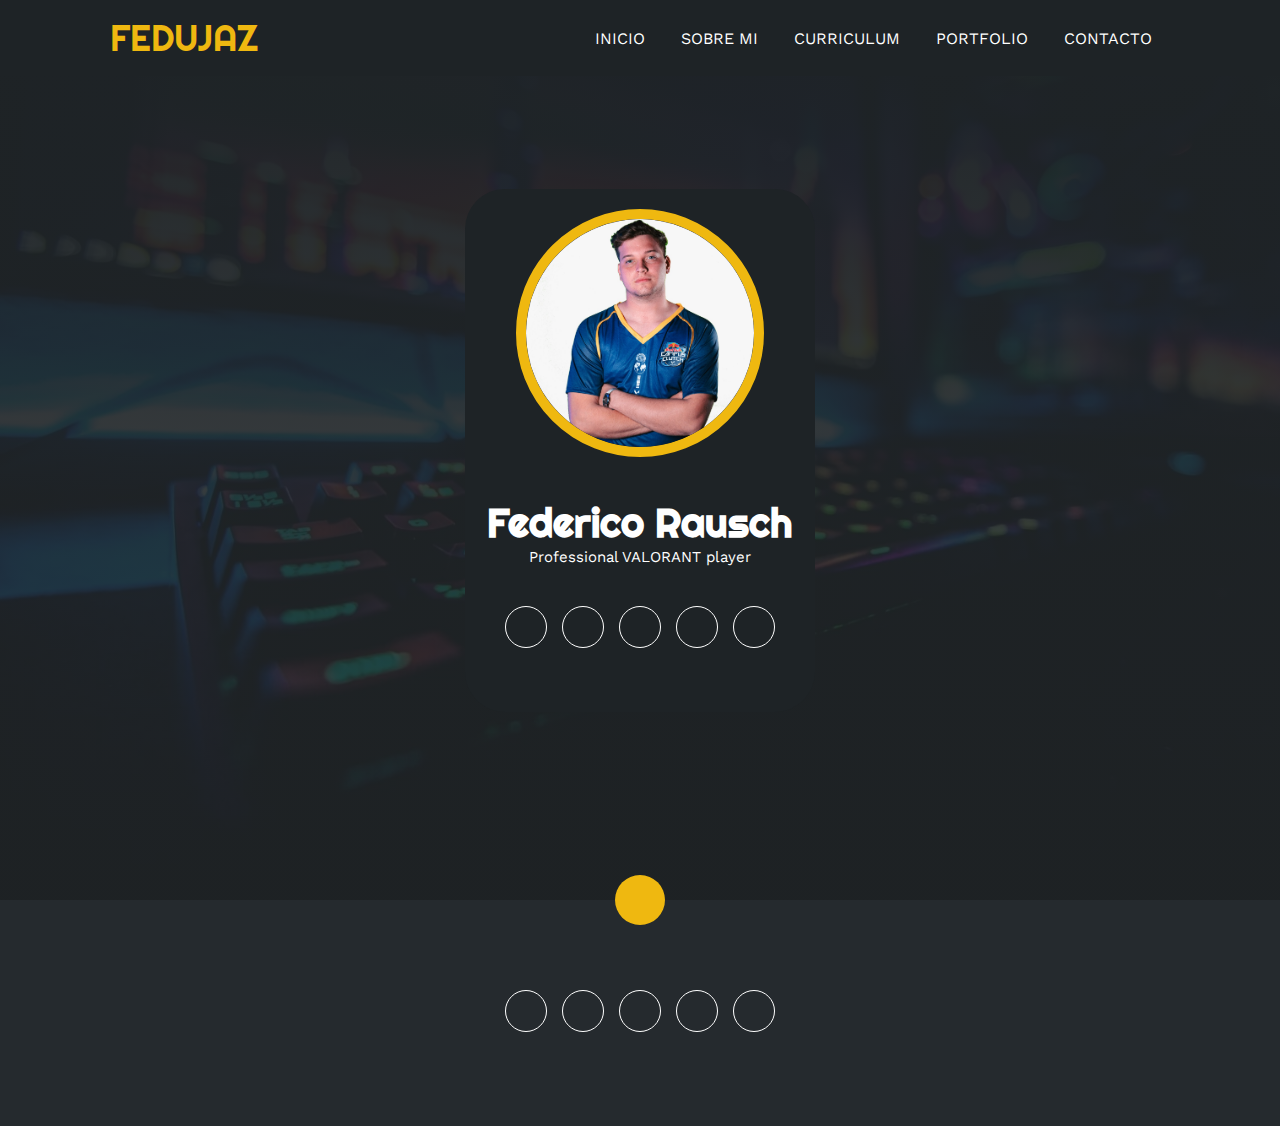
<file: index.html>
<!DOCTYPE html>
<html lang="es">
<head>
    <meta charset="UTF-8">
    <meta http-equiv="X-UA-Compatible" content="IE=edge">
    <meta name="viewport" content="width=device-width, initial-scale=1.0">
    <link rel="stylesheet" href="https://cdnjs.cloudflare.com/ajax/libs/font-awesome/6.1.2/css/all.min.css" integrity="sha512-1sCRPdkRXhBV2PBLUdRb4tMg1w2YPf37qatUFeS7zlBy7jJI8Lf4VHwWfZZfpXtYSLy85pkm9GaYVYMfw5BC1A==" crossorigin="anonymous" referrerpolicy="no-referrer" />
    <title>FEDUJAZ</title>
    <link rel="stylesheet" href="./estilo.css">
</head>
<body>
    <!-- MENU ENCABEZADO -->
    <div class="contenedor-header">
        <header>
            <div class="logo">
                <a href="#">FEDUJAZ</a>
            </div>
            <nav id="nav">
                <ul>
                    <li><a href="./index.html">INICIO</a></li>
                    <li><a href="./páginas/sobremi.html"">SOBRE MI</a></li>
                    <li><a href="./páginas/curriculum.html">CURRICULUM</a></li>
                    <li><a href="./páginas/portfolio.html">PORTFOLIO</a></li>
                    <li><a href="./páginas/contacto.html">CONTACTO</a></li>
                </ul>
            </nav>
            <div class="nav-responsive">
                <i class="fa-solid fa-bars"></i>
            </div>
        </header>
    </div>

    <!-- SECCION INICIO -->
    <section id="inicio" class="inicio">
        <div class="contenido-banner">
            <div class="contenedor-img">
                <img src="./imagenes/img/redondaperfil.png" alt="">
            </div>
            <h1>Federico Rausch</h1>
            <h2>Professional VALORANT player</h2>
            <div class="redes">
                <a href="https://www.twitch.tv/fedujaz"><i class="fa-brands fa-twitch"></i></a>
                <a href="https://twitter.com/FedericoRausch_"><i class="fa-brands fa-twitter"></i></a>
                <a href="https://discord.gg/xADXK4yDP"><i class="fa-brands fa-discord"></i></a>
                <a href="https://www.instagram.com/federicorausch_/"><i class="fa-brands fa-instagram"></i></a>
                <a href="https://www.linkedin.com/in/juan-federico-rausch-44bb53245/"><i class="fa-solid fa-rss"></i></a>
            </div>
        </div>
    </section>
    
    
    <!-- footer -->
    <footer>
        <a href="#inicio" class="arriba">
            <i class="fa-solid fa-angles-up"></i>
        </a>
        <div class="redes">
            <a href="https://www.twitch.tv/fedujaz"><i class="fa-brands fa-twitch"></i></a>
            <a href="https://twitter.com/FedericoRausch_"><i class="fa-brands fa-twitter"></i></a>
            <a href="https://discord.gg/xADXK4yDP"><i class="fa-brands fa-discord"></i></a>
            <a href="https://www.instagram.com/federicorausch_/"><i class="fa-brands fa-instagram"></i></a>
            <a href="https://www.linkedin.com/in/juan-federico-rausch-44bb53245/"><i class="fa-solid fa-rss"></i></a>
        </div>
    </footer>

    
</body>
</html>
</file>
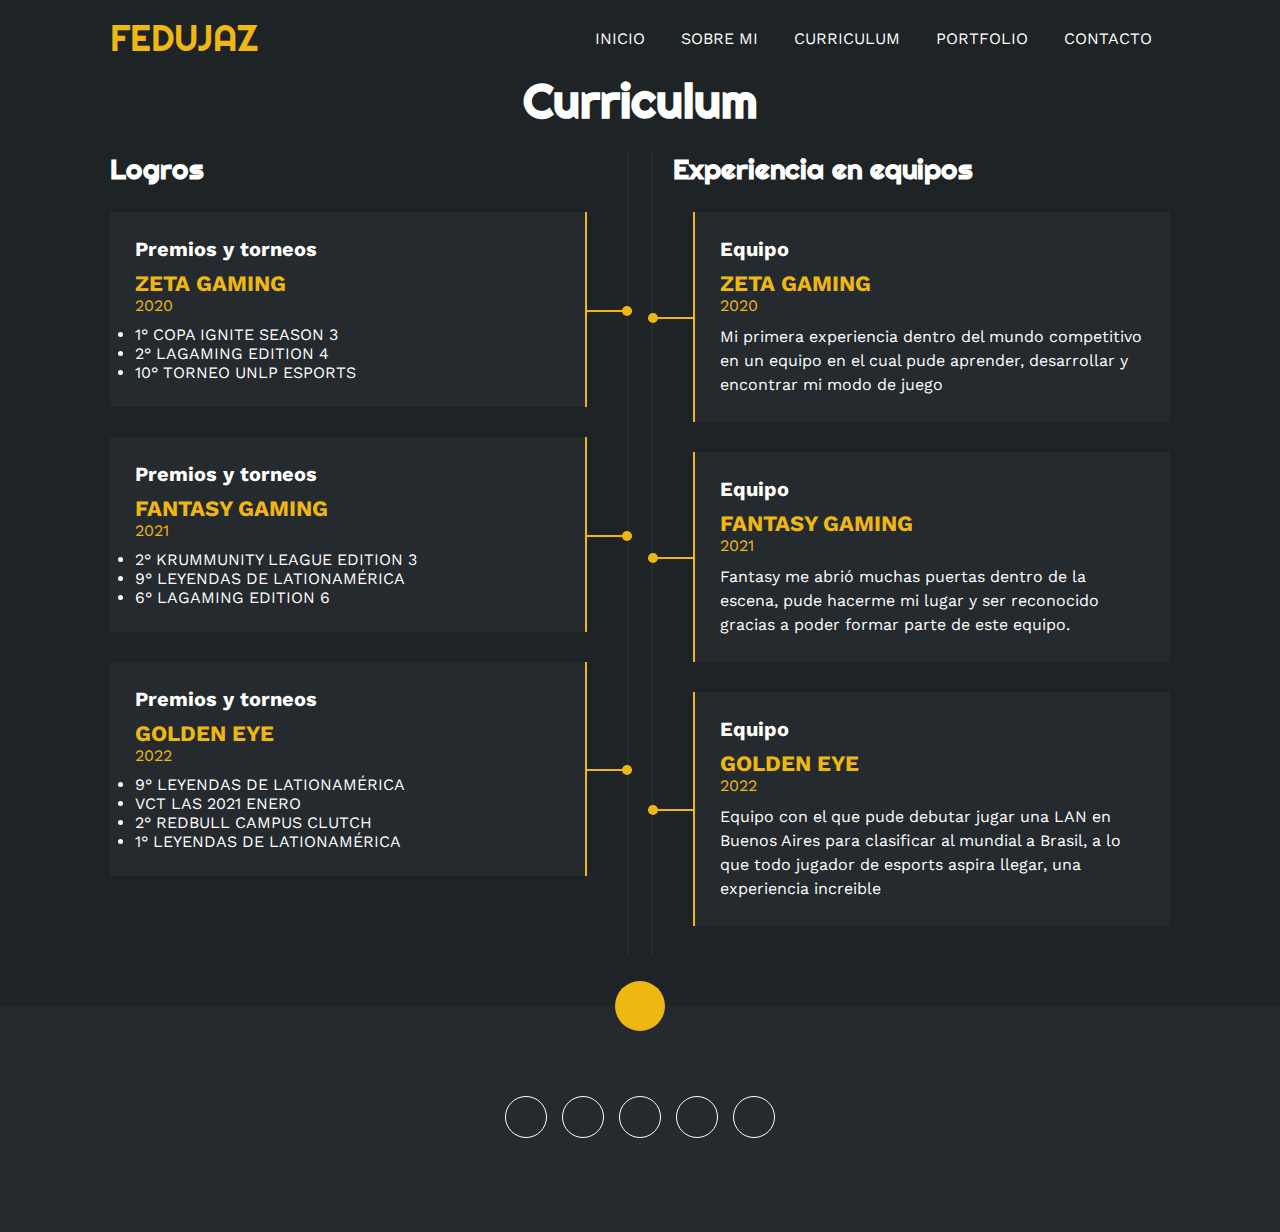
<file: páginas/curriculum.html>
<!DOCTYPE html>
<html lang="es">
<head>
    <meta charset="UTF-8">
    <meta http-equiv="X-UA-Compatible" content="IE=edge">
    <meta name="viewport" content="width=device-width, initial-scale=1.0">
    <link rel="stylesheet" href="https://cdnjs.cloudflare.com/ajax/libs/font-awesome/6.1.2/css/all.min.css" integrity="sha512-1sCRPdkRXhBV2PBLUdRb4tMg1w2YPf37qatUFeS7zlBy7jJI8Lf4VHwWfZZfpXtYSLy85pkm9GaYVYMfw5BC1A==" crossorigin="anonymous" referrerpolicy="no-referrer" />
    <title>CURRICULUM</title>
    <link rel="stylesheet" href="../estilo.css">
</head>
<body>
    <!-- MENU ENCABEZADO -->
    <div class="contenedor-header">
        <header>
            <div class="logo">
                <a href="#">FEDUJAZ</a>
            </div>
            <nav id="nav">
                <ul>
                    <li><a href="../index.html">INICIO</a></li>
                    <li><a href="./sobremi.html">SOBRE MI</a></li>
                    <li><a href="./curriculum.html">CURRICULUM</a></li>
                    <li><a href="./portfolio.html">PORTFOLIO</a></li>
                    <li><a href="./contacto.html">CONTACTO</a></li>
                </ul>
            </nav>
            <div class="nav-responsive">
                <i class="fa-solid fa-bars"></i>
            </div>
        </header>
    </div>
 <!-- SECCION CURRICULUM -->
 <section id="curriculum" class="curriculum">
    <div class="contenido-seccion">
        <h1>Curriculum</h1>
        <div class="fila">
            <div class="col izquierda">
                <h3>Logros</h3>
                <div class="item izq">
                    <h4>Premios y torneos</h4>
                    <span class="casa">ZETA GAMING</span>
                    <span class="fecha">2020</span>
                    <p><ul>
                        <li>1° COPA IGNITE SEASON 3</li>
                        <li>2° LAGAMING EDITION 4</li>
                        <li>10° TORNEO UNLP ESPORTS</li>
                    </ul></p>
                    <div class="conectori">
                        <div class="circuloi"></div>
                    </div>
                </div>
                <div class="item izq">
                    <h4>Premios y torneos</h4>
                    <span class="casa">FANTASY GAMING</span>
                    <span class="fecha">2021</span>
                    <p><ul>
                        <li>2° KRUMMUNITY LEAGUE EDITION 3</li>
                        <li>9° LEYENDAS DE LATIONAMÉRICA</li>
                        <li>6° LAGAMING EDITION 6</li>
                    </ul></p>
                    <div class="conectori">
                        <div class="circuloi"></div>
                    </div>
                </div>
                <div class="item izq">
                    <h4>Premios y torneos</h4>
                    <span class="casa">GOLDEN EYE</span>
                    <span class="fecha">2022</span>
                    <p><ul>
                        <li>9° LEYENDAS DE LATIONAMÉRICA</li>
                        <li>VCT LAS 2021 ENERO</li>
                        <li>2° REDBULL CAMPUS CLUTCH</li>
                        <li>1° LEYENDAS DE LATIONAMÉRICA</li>
                    </ul></p>
                    <div class="conectori">
                        <div class="circuloi"></div>
                    </div>
                </div>
            </div>

            <div class="col derecha">
                <h3>Experiencia en equipos</h3>
                <div class="item der">
                    <h4>Equipo</h4>
                    <span class="casa">ZETA GAMING</span>
                    <span class="fecha">2020</span>
                    <p>Mi primera experiencia dentro del mundo competitivo en un equipo en el cual pude aprender, desarrollar y encontrar mi modo de juego </p>
                    <div class="conectord">
                        <div class="circulod"></div>
                    </div>
                </div>
                <div class="item der">
                    <h4>Equipo</h4>
                    <span class="casa">FANTASY GAMING</span>
                    <span class="fecha">2021</span>
                    <p>Fantasy me abrió muchas puertas dentro de la escena, pude hacerme mi lugar y ser reconocido gracias a poder formar parte de este equipo.</p>
                    <div class="conectord">
                        <div class="circulod"></div>
                    </div>
                </div>
                <div class="item der">
                    <h4>Equipo</h4>
                    <span class="casa">GOLDEN EYE</span>
                    <span class="fecha">2022</span>
                    <p>Equipo con el que pude debutar jugar una LAN en Buenos Aires para clasificar al mundial a Brasil, a lo que todo jugador de esports aspira llegar, una experiencia increible</p>
                    <div class="conectord">
                        <div class="circulod"></div>
                    </div>
                </div>
            </div>
        </div>
    </div>
</section>
<!-- footer -->
<footer>
    <a href="#inicio" class="arriba">
        <i class="fa-solid fa-angles-up"></i>
    </a>
    <div class="redes">
        <a href="https://www.twitch.tv/fedujaz"><i class="fa-brands fa-twitch"></i></a>
        <a href="https://twitter.com/FedericoRausch_"><i class="fa-brands fa-twitter"></i></a>
        <a href="https://discord.gg/xADXK4yDP"><i class="fa-brands fa-discord"></i></a>
        <a href="https://www.instagram.com/federicorausch_/"><i class="fa-brands fa-instagram"></i></a>
        <a href="https://www.linkedin.com/in/juan-federico-rausch-44bb53245/"><i class="fa-solid fa-rss"></i></a>
    </div>
</footer>


</body>
</html>
</file>
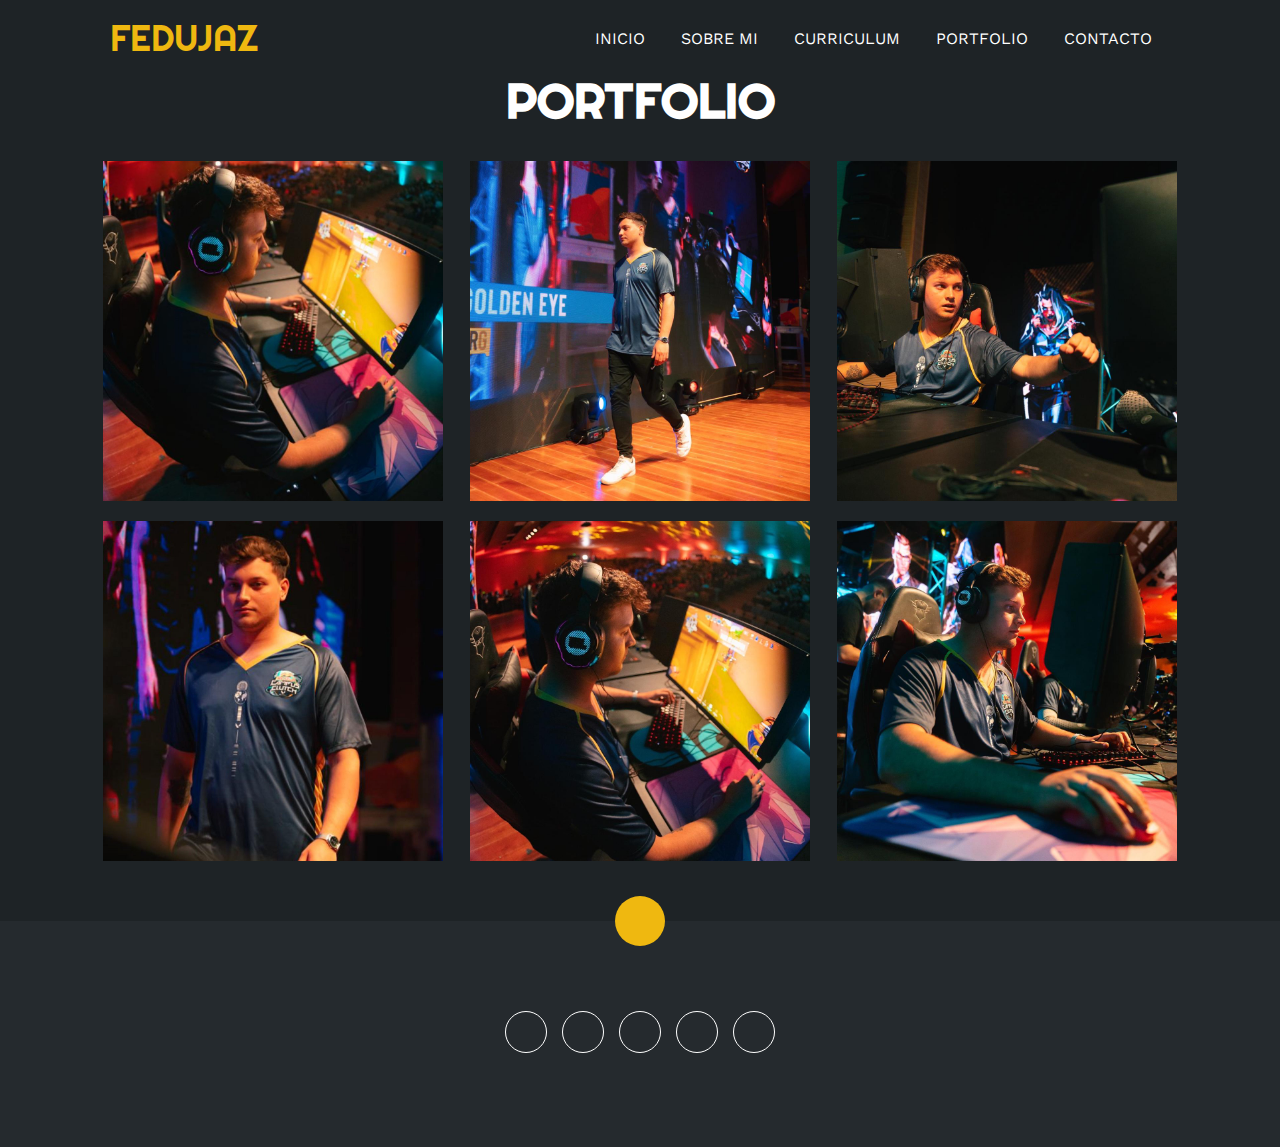
<file: páginas/portfolio.html>
<!DOCTYPE html>
<html lang="es">
<head>
    <meta charset="UTF-8">
    <meta http-equiv="X-UA-Compatible" content="IE=edge">
    <meta name="viewport" content="width=device-width, initial-scale=1.0">
    <link rel="stylesheet" href="https://cdnjs.cloudflare.com/ajax/libs/font-awesome/6.1.2/css/all.min.css" integrity="sha512-1sCRPdkRXhBV2PBLUdRb4tMg1w2YPf37qatUFeS7zlBy7jJI8Lf4VHwWfZZfpXtYSLy85pkm9GaYVYMfw5BC1A==" crossorigin="anonymous" referrerpolicy="no-referrer" />
    <title>PORTFOLIO</title>
    <link rel="stylesheet" href="../estilo.css">
</head>
<body>
    <!-- MENU ENCABEZADO -->
    <div class="contenedor-header">
        <header>
            <div class="logo">
                <a href="#">FEDUJAZ</a>
            </div>
            <nav id="nav">
                <ul>
                    <li><a href="../index.html">INICIO</a></li>
                    <li><a href="./sobremi.html">SOBRE MI</a></li>
                    <li><a href="./curriculum.html">CURRICULUM</a></li>
                    <li><a href="./portfolio.html">PORTFOLIO</a></li>
                    <li><a href="./contacto.html">CONTACTO</a></li>
                </ul>
            </nav>
            <div class="nav-responsive">
                <i class="fa-solid fa-bars"></i>
            </div>
        </header>
    </div>
    <!-- SECCION PORTFOLIO -->
    <section id="portfolio" class="portfolio">
        <div class="contenido-seccion">
            <h1>PORTFOLIO</h1>
            <div class="galeria">
                <div class="proyecto">
                    <img src="../imagenes/img/Mi proyecto (2).jpg" alt="">
                    <div class="overlay">
                        <h3>REDBULL CAMPUS CLUTCH</h3>
                        <p>Fotografía</p>
                    </div>
                </div>
                <div class="proyecto">
                    <img src="../imagenes/img/Imagen de WhatsApp 2023-05-12 a las 13.31.5512.jpg" alt="">
                    <div class="overlay">
                        <h3>REDBULL CAMPUS CLUTCH</h3>
                        <p>Fotografía</p>
                    </div>
                </div>
                <div class="proyecto">
                    <img src="../imagenes/img/Imagen de WhatsApp 2023-05-12 a las 13.31.5513.jpg" alt="">
                    <div class="overlay">
                        <h3>REDBULL CAMPUS CLUTCH</h3>
                        <p>Fotografía</p>
                    </div>
                </div>
                <div class="proyecto">
                    <img src="../imagenes/img/Mi proyecto (1).jpg" alt="">
                    <div class="overlay">
                        <h3>REDBULL CAMPUS CLUTCH</h3>
                        <p>Fotografía</p>
                    </div>
                </div>
                <div class="proyecto">
                    <img src="../imagenes/img/Imagen de WhatsApp 2023-05-12 a las 13.31.559.jpg" alt="">
                    <div class="overlay">
                        <h3>REDBULL CAMPUS CLUTCH</h3>
                        <p>Fotografía</p>
                    </div>
                </div>
                <div class="proyecto">
                    <img src="../imagenes/img/Imagen de WhatsApp 2023-05-12 a las 13.31.5511.jpg" alt="">
                    <div class="overlay">
                        <h3>REDBULL CAMPUS CLUTCH</h3>
                        <p>Fotografía</p>
                    </div>
                </div>
            </div>
        </div>
    </section>
       <!-- footer -->
       <footer>
        <a href="#inicio" class="arriba">
            <i class="fa-solid fa-angles-up"></i>
        </a>
        <div class="redes">
            <a href="https://www.twitch.tv/fedujaz"><i class="fa-brands fa-twitch"></i></a>
            <a href="https://twitter.com/FedericoRausch_"><i class="fa-brands fa-twitter"></i></a>
            <a href="https://discord.gg/xADXK4yDP"><i class="fa-brands fa-discord"></i></a>
            <a href="https://www.instagram.com/federicorausch_/"><i class="fa-brands fa-instagram"></i></a>
            <a href="https://www.linkedin.com/in/juan-federico-rausch-44bb53245/"><i class="fa-solid fa-rss"></i></a>
        </div>
    </footer>

    
</body>
</html>
</file>
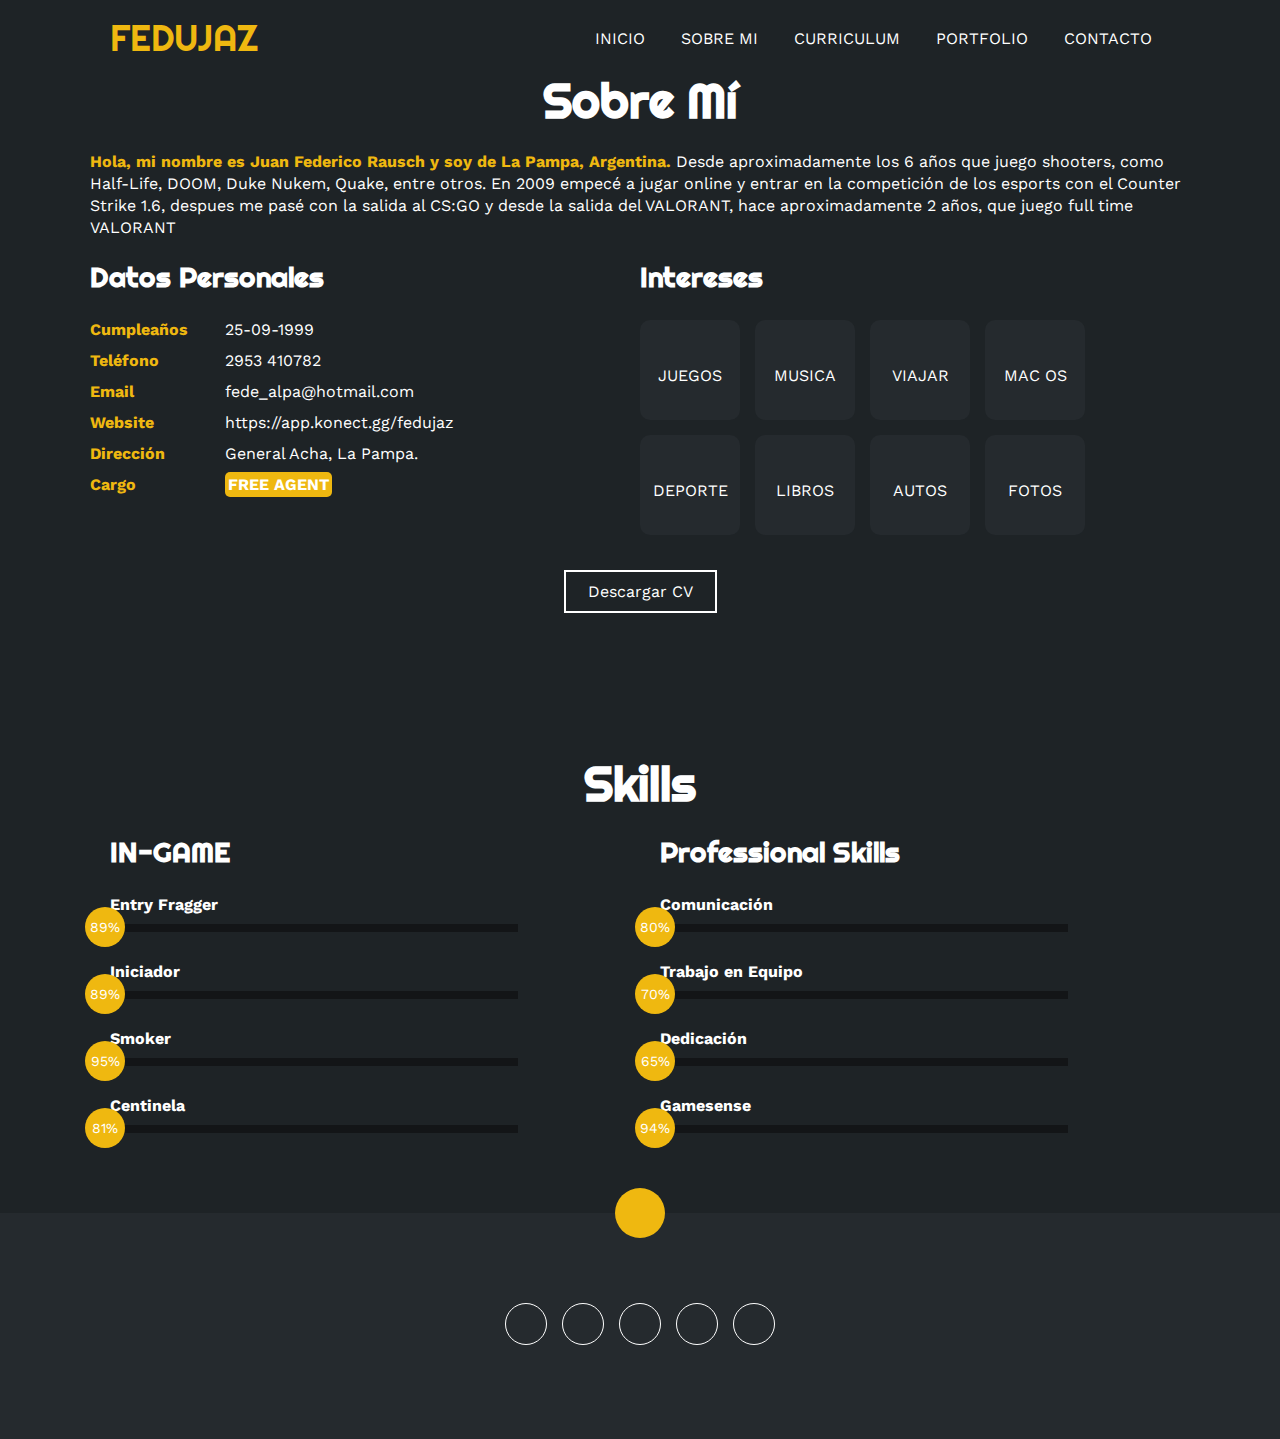
<file: páginas/sobremi.html>
<!DOCTYPE html>
<html lang="es">
<head>
    <meta charset="UTF-8">
    <meta http-equiv="X-UA-Compatible" content="IE=edge">
    <meta name="viewport" content="width=device-width, initial-scale=1.0">
    <link rel="stylesheet" href="https://cdnjs.cloudflare.com/ajax/libs/font-awesome/6.1.2/css/all.min.css" integrity="sha512-1sCRPdkRXhBV2PBLUdRb4tMg1w2YPf37qatUFeS7zlBy7jJI8Lf4VHwWfZZfpXtYSLy85pkm9GaYVYMfw5BC1A==" crossorigin="anonymous" referrerpolicy="no-referrer" />
    <title>SOBRE MI</title>
    <link rel="stylesheet" href="../estilo.css">
</head>
<body>
    <!-- MENU ENCABEZADO -->
    <div class="contenedor-header">
        <header>
            <div class="logo">
                <a href="#">FEDUJAZ</a>
            </div>
            <nav id="nav">
                <ul>
                    <li><a href="../index.html">INICIO</a></li>
                    <li><a href="./sobremi.html">SOBRE MI</a></li>
                    <li><a href="./curriculum.html">CURRICULUM</a></li>
                    <li><a href="./portfolio.html">PORTFOLIO</a></li>
                    <li><a href="./contacto.html">CONTACTO</a></li>
                </ul>
            </nav>
            <div class="nav-responsive">
                <i class="fa-solid fa-bars"></i>
            </div>
        </header>
    </div>
    <!-- SECCION SOBRE MI -->
    <section id="sobremi" class="sobremi">
        <div class="contenido-seccion">
            <h1>Sobre Mí</h1>
            <p><span>Hola, mi nombre es Juan Federico Rausch y soy de La Pampa, Argentina.</span> Desde aproximadamente los 6 años que juego shooters, como Half-Life, DOOM, Duke Nukem, Quake, entre otros.
                En 2009 empecé a jugar online y entrar en la competición de los esports con el Counter Strike 1.6, despues me pasé con la salida al CS:GO y desde la salida del VALORANT, hace aproximadamente 2 años, que juego full time VALORANT</p>

            <div class="fila">
                <!-- datos personales -->
                <div class="col">
                    <h3>Datos Personales</h3>
                    <ul>
                        <li>
                            <strong>Cumpleaños</strong>
                            25-09-1999
                        </li>
                        <li>
                            <strong>Teléfono</strong>
                            2953 410782
                        </li>
                        <li>
                            <strong>Email</strong>
                            fede_alpa@hotmail.com
                        </li>
                        <li>
                            <strong>Website</strong>
                            https://app.konect.gg/fedujaz
                        </li>
                        <li>
                            <strong>Dirección</strong>
                            General Acha, La Pampa.
                        </li>
                        <li>
                            <strong>Cargo</strong>
                            <span>FREE AGENT</span>
                        </li>
                    </ul>
                </div>

                <!-- intereses -->
                <div class="col">
                    <h3>Intereses</h3>
                    <div class="contenedor-intereses">
                        <div class="interes">
                            <i class="fa-solid fa-gamepad"></i>
                            <span>JUEGOS</span>
                        </div>
                        <div class="interes">
                            <i class="fa-solid fa-headphones"></i>
                            <span>MUSICA</span>
                        </div>
                        <div class="interes">
                            <i class="fa-solid fa-plane"></i>
                            <span>VIAJAR</span>
                        </div>
                        <div class="interes">
                            <i class="fa-brands fa-apple"></i>
                            <span>MAC OS</span>
                        </div>
                        <div class="interes">
                            <i class="fa-solid fa-person-hiking"></i>
                            <span>DEPORTE</span>
                        </div>
                        <div class="interes">
                            <i class="fa-solid fa-book"></i>
                            <span>LIBROS</span>
                        </div>
                        <div class="interes">
                            <i class="fa-solid fa-car"></i>
                            <span>AUTOS</span>
                        </div>
                        <div class="interes">
                            <i class="fa-solid fa-camera"></i>
                            <span>FOTOS</span>
                        </div>
                        
                    </div>
                </div>
            </div>
            <button>
                Descargar CV <i class="fa-solid fa-download"></i>
                <span class="overlay"></span>
            </button>
        </div>
    </section>
    <!-- SECCION SKILLS -->
    <section class="skills" id="skills">
        <div class="contenido-seccion">
            <h2>Skills</h2>
            <div class="fila">
                <!-- Technical Skill -->
                <div class="col">
                    <h3>IN-GAME</h3>
                    <div class="skill">
                        <span>Entry Fragger</span>
                        <div class="barra-skill">
                            <div class="progreso">
                                <span>89%</span>
                            </div>
                        </div>
                    </div>
                    <div class="skill">
                        <span>Iniciador</span>
                        <div class="barra-skill">
                            <div class="progreso">
                                <span>89%</span>
                            </div>
                        </div>
                    </div>
                    <div class="skill">
                        <span>Smoker</span>
                        <div class="barra-skill">
                            <div class="progreso">
                                <span>95%</span>
                            </div>
                        </div>
                    </div>
                    <div class="skill">
                        <span>Centinela</span>
                        <div class="barra-skill">
                            <div class="progreso">
                                <span>81%</span>
                            </div>
                        </div>
                    </div>
                    
                </div>
                <!-- Professional Skills -->
                <div class="col">
                    <h3>Professional Skills</h3>
                    <div class="skill">
                        <span>Comunicación</span>
                        <div class="barra-skill">
                            <div class="progreso">
                                <span>80%</span>
                            </div>
                        </div>
                    </div>
                    <div class="skill">
                        <span>Trabajo en Equipo</span>
                        <div class="barra-skill">
                            <div class="progreso">
                                <span>70%</span>
                            </div>
                        </div>
                    </div>
                    
                    <div class="skill">
                        <span>Dedicación</span>
                        <div class="barra-skill">
                            <div class="progreso">
                                <span>65%</span>
                            </div>
                        </div>
                    </div>
                    <div class="skill">
                        <span>Gamesense</span>
                        <div class="barra-skill">
                            <div class="progreso">
                                <span>94%</span>
                            </div>
                        </div>
                    </div>
                </div>
            </div>
        </div>
    </section>
    <!-- footer -->
    <footer>
        <a href="#inicio" class="arriba">
            <i class="fa-solid fa-angles-up"></i>
        </a>
        <div class="redes">
            <a href="https://www.twitch.tv/fedujaz"><i class="fa-brands fa-twitch"></i></a>
            <a href="https://twitter.com/FedericoRausch_"><i class="fa-brands fa-twitter"></i></a>
            <a href="https://discord.gg/xADXK4yDP"><i class="fa-brands fa-discord"></i></a>
            <a href="https://www.instagram.com/federicorausch_/"><i class="fa-brands fa-instagram"></i></a>
            <a href="https://www.linkedin.com/in/juan-federico-rausch-44bb53245/"><i class="fa-solid fa-rss"></i></a>
        </div>
    </footer>

</body>
</html>
</file>
<file: estilo.css>
@import url('https://fonts.googleapis.com/css2?family=Righteous&family=Work+Sans:wght@100;300;400;600;800&display=swap');
*{
    box-sizing: border-box;
    font-family: 'Work Sans';
    margin: 0;
    padding: 0;
}

/* MENU */
.contenedor-header{
    background: #1e2326;
    position: fixed;
    width: 100%;
    top: 0;
    left: 0;
    z-index: 99;
}
.contenedor-header header{
    max-width: 1100px;
    margin: auto;
    display: flex;
    justify-content: space-between;
    align-items: center;
    padding: 15px 20px;
}
.contenedor-header header .logo a{
    font-family: 'Righteous';
    font-size: 36px;
    color: #efb810;
    text-decoration: none;
}
.contenedor-header header ul{
    display: flex;
    list-style: none;
}
.contenedor-header header nav ul li a{
    text-align: none;
    color: #fff;
    margin: 0 15px;
    padding: 3px;
    transition: .5s;
    text-decoration: none;
}
.contenedor-header header nav ul li a:hover{
    color: #1CB698;
}
.nav-responsive{
    background-color: #1CB698;
    color:#fff;
    padding: 5px 10px;
    border-radius: 5px;
    cursor: pointer;
    display: none;
}
/* SECCION I N I C I O */
.inicio{
    background: linear-gradient(to top, rgba(30,35,38,.8), rgba(30,35,38,1)),
    url(./imagenes/img/5774981.webp);
    background-size: cover;
    height: 100vh;
    color: #fff;
    display: flex;
    align-items: center;
}
.inicio .contenido-banner{
    padding: 20px;
    background-color: #1e2326;
    max-width: 350px;
    margin: auto;
    text-align: center;
    border-radius: 40px;
}
.inicio .contenido-banner img{
    margin-top: 40px;
    border: 10px solid #efb810;
    display: block;
    width: 80%;
    margin: auto;
    border-radius: 100%;
}
.inicio .contenido-banner h1{
    margin-top: 40px;
    font-size: 40px;
    font-family: 'Righteous';
}
.inicio .contenido-banner h2{
    font-size: 15px;
    font-weight: normal;
}
.inicio .contenido-banner .redes a{
    color: #fff;
    display: inline-block;
    text-decoration: none;
    border: 1px solid #fff;
    border-radius: 100%;
    width: 42px;
    height: 42px;
    line-height: 42px;
    margin: 40px 5px;
    font-size: 20px;
    transition: .3s;
}
.inicio .contenido-banner .redes a:hover{
    background-color: #efb810;
}

/* SOBRE MI */

.sobremi{
    background-color: #1e2326;
    color: #fff;
    padding: 50px 20px;
}
.sobremi .contenido-seccion{
    max-width: 1100px;
    margin: auto;
}
.sobremi h1{
    font-size: 48px;
    font-family: 'Righteous';
    text-align: center;
    padding: 20px 0;

}
.sobremi .contenido-seccion p{
    font: 18px;
    line-height: 22px;
    margin-bottom: 20px;
}
.sobremi .contenido-seccion p span{
    color: #efb810;
    font-weight: bold;
}
.sobremi .fila{
    display: flex;
}
.sobremi .fila .col
{
    width: 50%;
}
.sobremi .fila .col h3{
    font-size: 28px;
    font-family: 'Righteous';
    margin-bottom: 25px;
}
.sobremi .fila .col ul{
    list-style: none;
}
.sobremi .fila .col ul li{
    margin: 12px 0;
}
.sobremi .fila .col ul li strong{
    display: inline-block;
    color: #efb810;
    width: 130px;
}
.sobremi .fila .col ul li span{
    background-color: #efb810;
    padding: 3px;
    font-weight: bold;
    border-radius: 5px;
}
.sobremi .fila .col .contenedor-intereses{
    display: flex;
    flex-wrap: wrap;
}
.sobremi .fila .col .contenedor-intereses .interes{
    width: 100px;
    height: 100px;
    background-color: #252A2E;
    border-radius: 10px;
    margin: 0 15px 15px 0;
    display: flex;
    flex-direction: column;
    align-items: center;
    justify-content: center;
    transition: .3s;
}.sobremi .fila .col .contenedor-intereses .interes:hover{
    background-color: #efb810;
}
.sobremi .fila .col .contenedor-intereses .interes i{
    font-size: 30px;
    margin-bottom: 10px;
}
.sobremi button{
    cursor: pointer;
    background-color: transparent;
    border: 2px solid #fff;
    width: fit-content;
    display: block;
    margin: 20px auto;
    padding: 10px 22px;
    font-size: 16px;
    color: #fff;
    position: relative;
    z-index: 10;
}
.sobremi button .overlay{
    position: absolute;
    top: 0;
    left: 0;
    width: 0;
    height: 100%;
    background-color: #efb810;
    z-index: -1;
    transition: 1s;
}
.sobremi button:hover .overlay{
    width: 100%;
}
/* SECCION S K I L L S */
.skills{
    background-color: #1e2326;
    color: #fff;
    padding: 50px 20px;
}
.skills .contenido-seccion{
    max-width: 1100px;
    margin: auto;
}
.skills h2{
    font-size: 48px;
    font-family: 'Righteous';
    text-align: center;
    padding: 20px 0;

}
.skills .fila{
    display: flex;
}
.skills .fila .col{
    width: 50%;
    padding: 0 20px;
}
.skills .fila .col h3{
    font-size: 28px;
    font-family: 'Righteous';
    margin-bottom: 25px;
}
.skills .skill > span{
    font-weight: bold;
    display: block;
    margin-bottom: 10px;
}
.skills .skill .barra-skill{
    height: 8px;
    width: 80%;
    background-color: #131517;
    position: relative;
    margin-bottom: 30px;
}
.skills .skill .progreso{
    background-color: #efb810;
    position: absolute;
    top: 0;
    left: 0;
    height: 8px;
}
.skills .skill .barra-skill span{
    position: absolute;
    height: 40px;
    width: 40px;
    background-color: #efb810;
    border-radius: 50px;
    line-height: 40px;
    text-align: center;
    top: -17px;
    right: -15px;
    font-size: 14px;
}

/* SECCION CURRICULUM */
.curriculum{
    background-color: #1e2326;
    color: #fff;
    padding: 50px 20px;
}
.curriculum .contenido-seccion{
    max-width: 1100px;
    margin: auto;
}
.curriculum h1{
    font-size: 48px;
    font-family: 'Righteous';
    text-align: center;
    padding: 20px 0;

}
.curriculum .fila{
    display: flex;
    justify-content: space-between;
}
.curriculum .fila .col{
    width: 49%;
    padding: 0 20px;
}
.curriculum .fila .col h3{
    font-size: 28px;
    font-family: 'Righteous';
    margin-bottom: 25px;
}
.curriculum .fila .izquierda{
    border-right: 2px solid #252A2E;
}
.curriculum .fila .derecha{
    border-left: 2px solid #252A2E;
}
.curriculum .fila .item{
    padding: 25px;
    margin-bottom: 30px;
    background-color: #252A2E;
    position: relative;
}
.curriculum .fila .item h4{
    font-size: 20px;
    margin-bottom: 10px;
}
.curriculum .fila .item .casa{
    color: #efb810;
    font-size: 22px;
    font-weight: bold;
    display: block;
}
.curriculum .fila .item .fecha{
    display: block;
    color: #efb810;
    margin-bottom: 10px;
}
.curriculum .fila .item p{
    line-height: 24px;
}
.curriculum .fila .izq{
    border-right: 2px solid #efb810;
    margin-right: 20px;
}
.curriculum .fila .der{
    border-left: 2px solid #efb810;
    margin-left: 20px;
}
.curriculum .fila .item .conectori{
    height: 2px;
    background-color: #efb810;
    width: 47px;
    position: absolute;
    top: 50%;
    right: -47px;
    z-index: 5;
}
.curriculum .fila .item .conectori .circuloi{
    display: block;
    height: 10px;
    width: 10px;
    border-radius: 50%;
    background-color: #efb810;
    float: right;
    position: relative;
    bottom: 4px;
}
.curriculum .fila .item .conectord{
    height: 2px;
    background-color: #efb810;
    width: 47px;
    position: absolute;
    top: 50%;
    left: -47px;
    z-index: 5;
}
.curriculum .fila .item .conectord .circulod{
    display: block;
    height: 10px;
    width: 10px;
    border-radius: 50%;
    background-color: #efb810;
    float: left;
    position: relative;
    bottom: 4px;
}
/* SECCION PORTFOLIO */
.portfolio{
    background-color: #1e2326;
    color: #fff;
    padding: 50px 20px;
}
.portfolio .contenido-seccion{
    max-width: 1100px;
    margin: auto;
}
.portfolio h1{
    font-size: 48px;
    font-family: 'Righteous';
    text-align: center;
    padding: 20px 0;
}
.portfolio .galeria{
    display: flex;
    flex-wrap: wrap;
    justify-content: space-around;
}
.portfolio .galeria .proyecto{
    position: relative;
    max-width: 340px;
    height: fit-content;
    margin: 10px;
    cursor: pointer;
}
.portfolio .galeria .proyecto img{
    width: 100%;
    display: block;
}
.portfolio .galeria .proyecto .overlay{
    position: absolute;
    top: 0;
    width: 100%;
    height: 100%;
    text-align: center;
    background: linear-gradient(rgba(224, 192, 10, 0.8), rgba(224, 192, 10, 0.8));
    display: flex;
    flex-direction: column;
    justify-content: center;
    transition: 1s;
    font-size: 18px;
    letter-spacing: 3px;
    opacity: 0;
}
.portfolio .galeria .proyecto .overlay h3{
    margin-bottom: 20px;
    transition: 1s;
}
.portfolio .galeria .proyecto .overlay:hover{
    opacity: 1;
}
.portfolio .galeria .proyecto .overlay:hover h3{
    margin-bottom: 0px;
}
/* SECCION CONTACTO */
.contacto{
    background-image: url(img/contact_bg.png);
    background-color: #1e2326;
    color: #fff;
    padding: 50px 0;
}
.contacto .contenido-seccion{
    max-width: 1100px;
    margin: auto;
}
.contacto h1{
    font-size: 48px;
    font-family: 'Righteous';
    text-align: center;
    padding: 20px 0;
}
.contacto .fila{
    display: flex;
}
.contacto .col{
    width: 50%;
    padding: 10px;
    position: relative;
}
.contacto .col input, .contacto .col textarea{
    display: block;
    width: 100%;
    padding: 18px;
    border: none;
    margin-bottom: 20px;
    background-color: #252A2E;
    color: #fff;
    font-size: 18px;
}
.contacto button{
    cursor: pointer;
    background-color: transparent;
    border: 2px solid #fff;
    width: fit-content;
    display: block;
    margin: 20px auto;
    padding: 10px 22px;
    font-size: 16px;
    color: #fff;
    position: relative;
    z-index: 10;
}
.contacto button .overlay{
    position: absolute;
    top: 0;
    left: 0;
    width: 0;
    height: 100%;
    background-color: #efb810;
    z-index: -1;
    transition: 1s;
}
.contacto button:hover .overlay{
    width: 100%;
}
.contacto .col img{
    width: 100%;
}
.contacto .col .info{
    position: absolute;
    top: 40%;
    background-color: #252A2E;
    padding: 20px;
    max-swidth: 350px;
    left: 50%;
    transform: translate(-50%, -50%);
}
.contacto .col .info ul{
    list-style: none;
}
.contacto .col .info ul li{
    margin-bottom: 20px;
}
.contacto .col .info ul li i{
    color: #efb810;
    display: inline-block;
    margin-right: 20px;
}
footer{
    background-color: #252A2E;
    color: #fff;
    padding: 50px 0 30px 0;
    text-align: center;
    position: relative;
    width: 100%;
}
footer .redes{
    margin-bottom: 20px;
}
footer .redes a{
    color: #fff;
    display: inline-block;
    text-decoration: none;
    border: 1px solid #fff;
    border-radius: 100%;
    width: 42px;
    height: 42px;
    line-height: 42px;
    margin: 40px 5px;
    font-size: 20px;
    transition: .3s;
}
footer .arriba{
    display: block;
    width: 50px;
    height: 50px;
    background-color: #efb810;
    color: #fff;
    position: absolute;
    left: 50%;
    transform: translateX(-50%);
    top: -25px;
    border-radius: 50%;
    line-height: 50px;
    font-size: 18px;
}
/* SECCION RESPONSIVE */
@media screen and (max-width:980px){
    nav{
        display: none;
    }
    .nav-responsive{
        display: block;
    }
    nav.responsive{
        display: block;
        position: absolute;
        right: 0;
        top: 75px;
        background-color: #252A2E;
        width: 180px;
    }
    nav.responsive ul{
        display: block !important;
    }
    nav.responsive ul li{
        border-bottom: 1px solid #fff;
        padding: 10px 0;
    }
}
@media screen and (max-width:700px){
    .sobremi .fila{
        display: block;
    }
    .sobremi .fila .col{
        width: fit-content;
    }

    .skills .fila{
        display: block;
    }
    .skills .fila .col{
        width: 100%;
    }
    .skills .fila .col .barra-skill{
        width: 100%;
    }

    .curriculum .fila{
        display: block;
    }
    .curriculum .fila .col{
        width: 90%;
    }
    .curriculum .fila .derecha{
        margin-left: 20px;
    }

    .portfolio .galeria{
        display: block;
        width: 100%;
    }
    .portfolio .galeria .proyecto{
        max-width: 100%;
    }
    .portfolio .galeria .proyecto img{
        width: 100%;
    }
    .contacto .fila{
        display: block;
    }
    .contacto .fila .col{
        width: 100%;
    }
}
</file>
